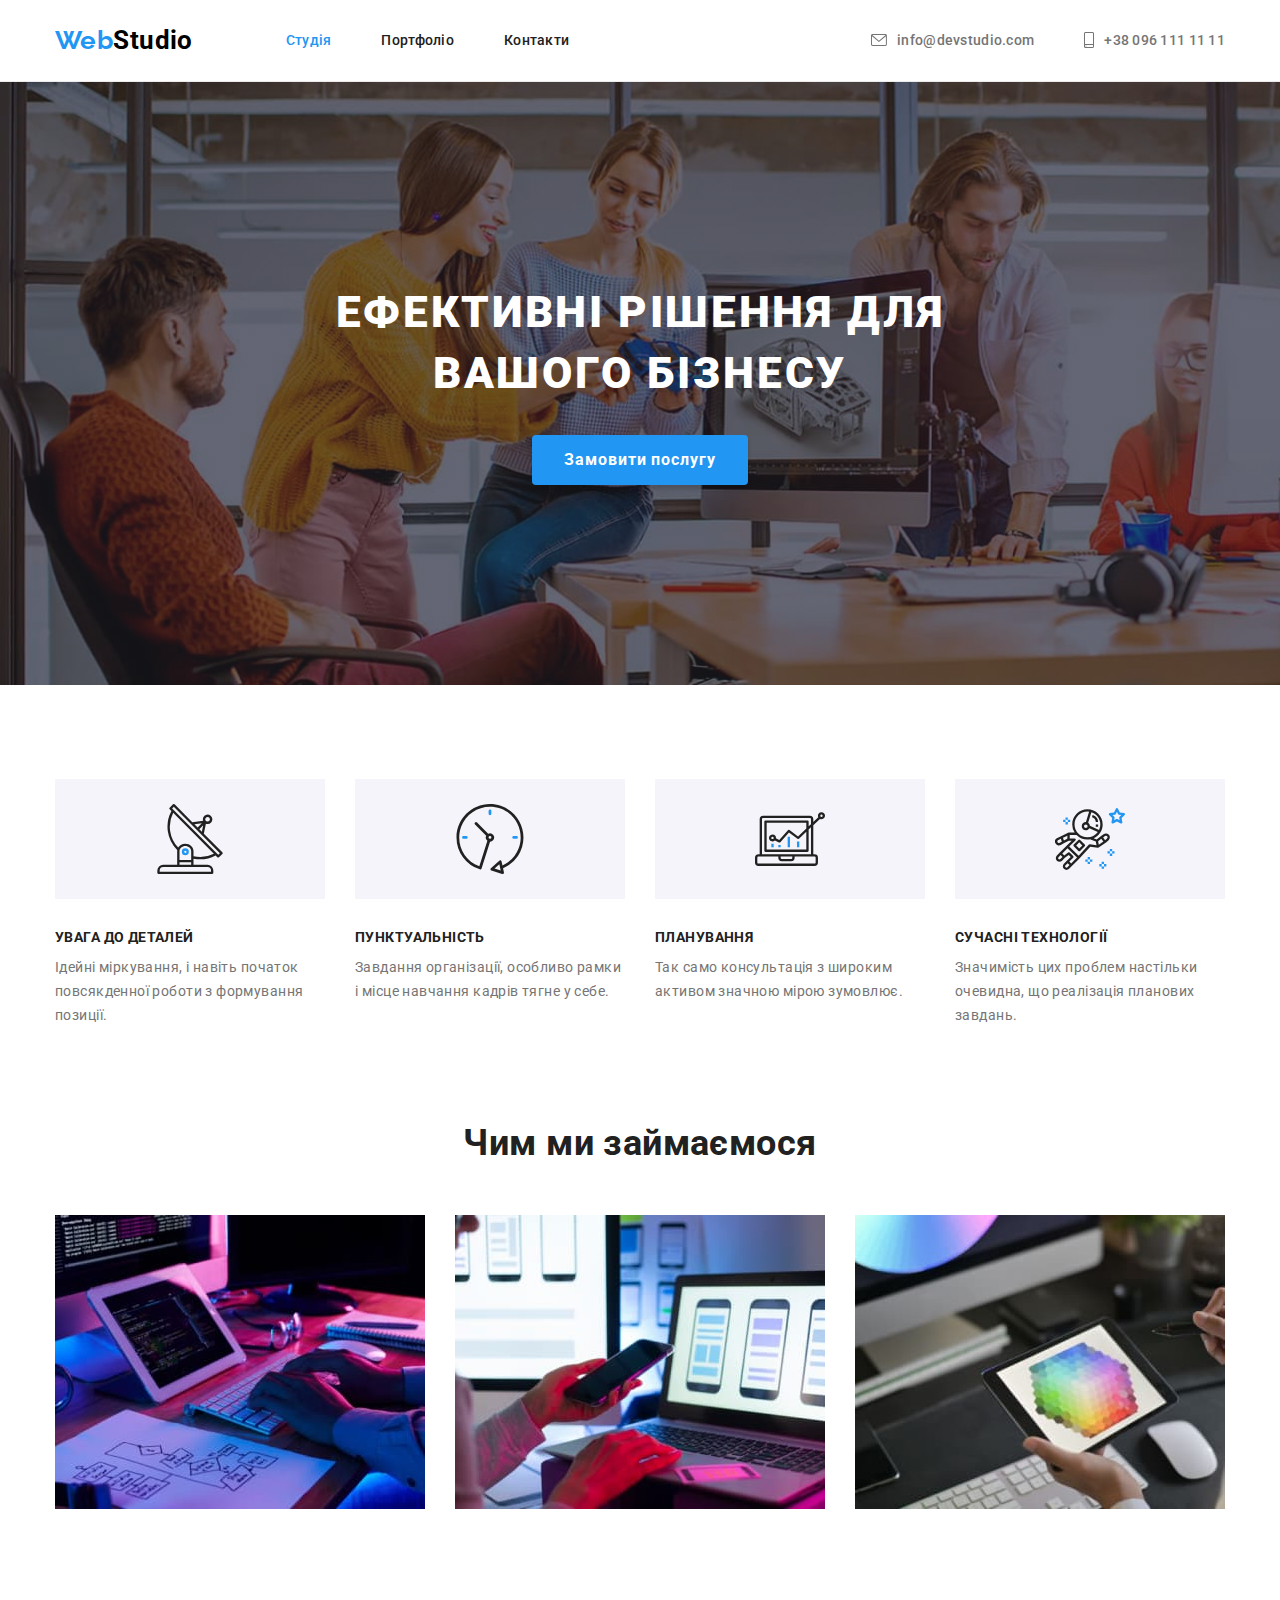
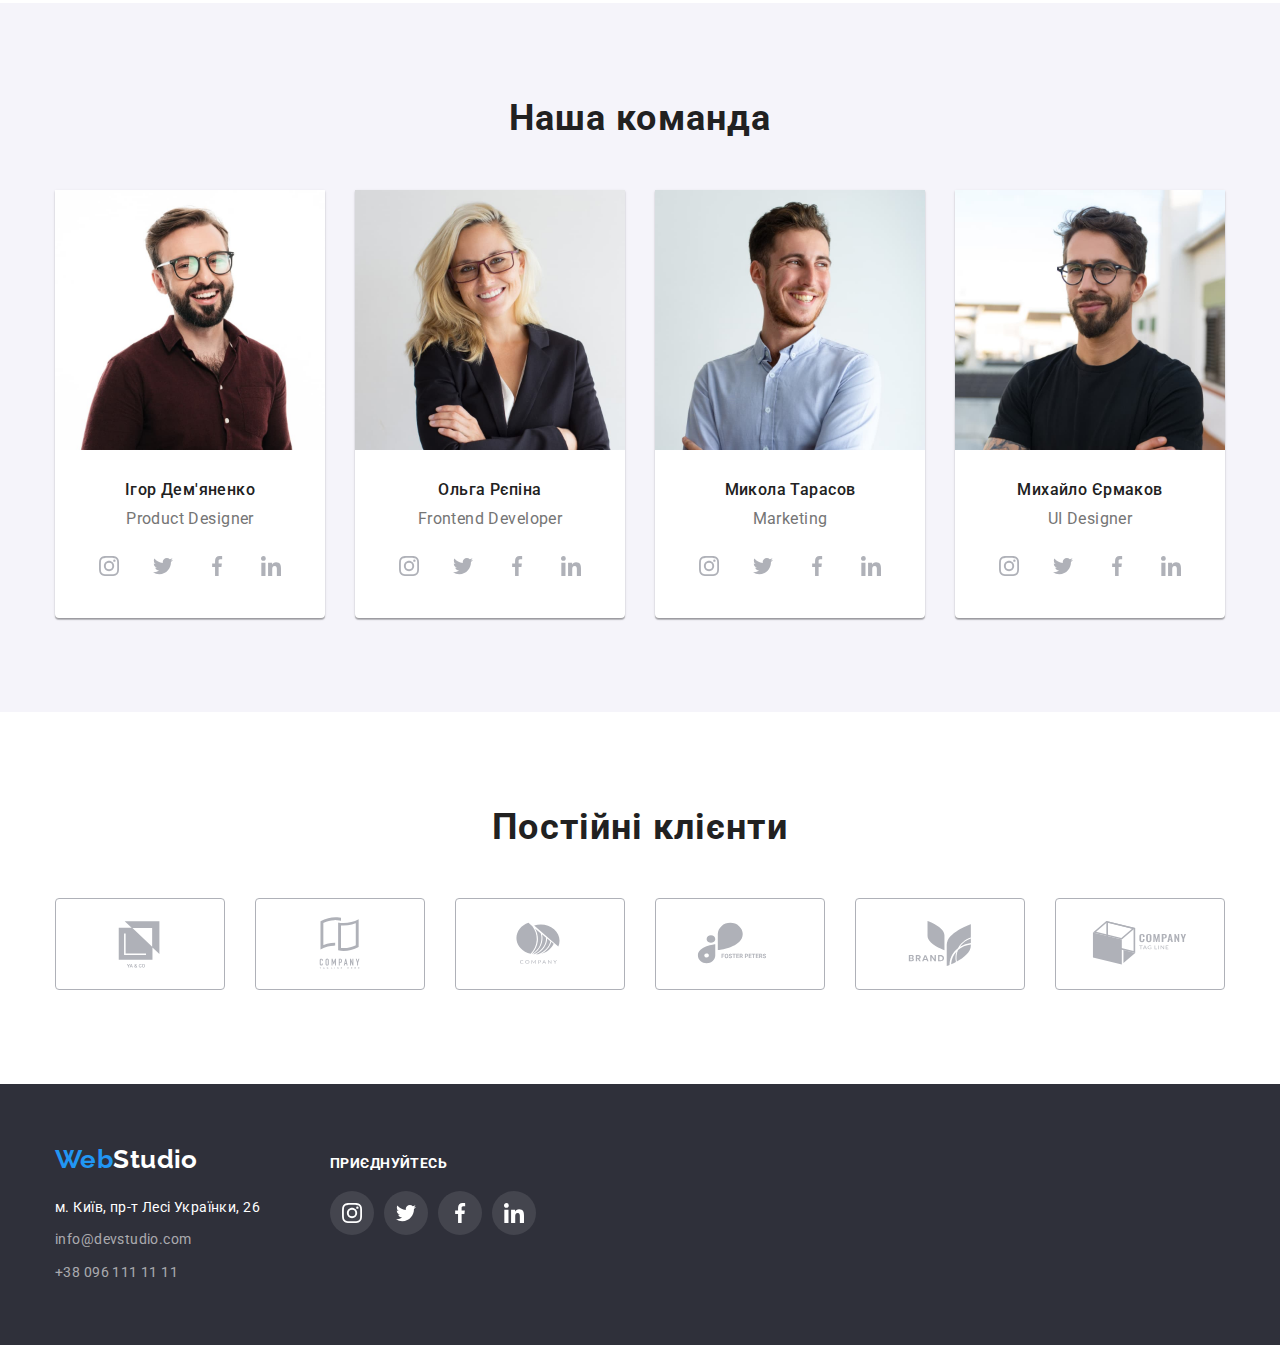
<file: index.html>
<!DOCTYPE html>
<html lang="uk">
  <head>
    <meta charset="UTF-8" />
    <meta http-equiv="X-UA-Compatible" content="IE=edge" />
    <meta name="viewport" content="width=device-width, initial-scale=1.0" />
    <title lang="en">WebStudio</title>
    <link rel="preconnect" href="https://fonts.gstatic.com" crossorigin />
    <link
      href="https://fonts.googleapis.com/css2?family=Oleo+Script&family=Raleway:wght@700&family=Roboto:wght@400;500;700;900&display=swap"
      rel="stylesheet"
    />
    <link
      rel="stylesheet"
      href="https://cdnjs.cloudflare.com/ajax/libs/modern-normalize/1.1.0/modern-normalize.min.css"
    />
    <link rel="stylesheet" href="./css/style.css" />
  </head>
  <body>
    <header class="header border">
      <div class="container header-container">
        <nav class="nav-container">
          <a href="./index.html" class="nav-logo link"><span class="nav-span">Web</span>Studio</a>
          <ul class="nav-list list">
            <li class="nav-list__item">
              <a href="./index.html" class="nav-list__link nav active link">Студія</a>
            </li>
            <li class="nav-list__item">
              <a href="./portfolio.html" class="nav-list__link nav link">Портфоліо</a>
            </li>
            <li class="nav-list__item">
              <a href="#" class="nav-list__link nav link">Контакти</a>
            </li>
          </ul>
        </nav>
        <ul class="contact-list list">
          <li class="contact-list__item">
            <a href="mailto:info@devstudio.com" class="contact-list__mail nav link">
              <svg class="header-icon" width="16" height="12">
                <use href="./images/icons.svg#mail"></use>
              </svg>
              info@devstudio.com</a
            >
          </li>
          <li class="contact-list__item">
            <a href="tel:+380961111111" class="contact-list__tel nav link">
              <svg class="header-icon" width="10" height="16">
                <use href="./images/icons.svg#smartphone"></use>
              </svg>
              +38 096 111 11 11</a
            >
          </li>
        </ul>
      </div>
    </header>

    <main>
      <section class="section hero">
        <div class="container">
          <h1 class="hero__header">Ефективні рішення для вашого бізнесу</h1>
          <button type="button" class="hero__button">Замовити послугу</button>
        </div>
      </section>

      <section class="section advantages">
        <div class="container">
          <h2 class="visually-hidden">Наші переваги</h2>
          <ul class="advantages-list list">
            <li class="advantages-list__item">
              <div class="advantages-block">
                <svg width="70" height="70">
                  <use href="./images/icons.svg#antenna"></use>
                </svg>
              </div>
              <h3 class="advantages-list__header">Увага до деталей</h3>
              <p class="advantages-list__subtitle">
                Ідейні міркування, і навіть початок повсякденної роботи з формування позиції.
              </p>
            </li>
            <li class="advantages-list__item">
              <div class="advantages-block">
                <svg width="70" height="70">
                  <use href="./images/icons.svg#clock"></use>
                </svg>
              </div>
              <h3 class="advantages-list__header">Пунктуальність</h3>
              <p class="advantages-list__subtitle">
                Завдання організації, особливо рамки і місце навчання кадрів тягне у себе.
              </p>
            </li>
            <li class="advantages-list__item">
              <div class="advantages-block">
                <svg width="70" height="70">
                  <use href="./images/icons.svg#computer"></use>
                </svg>
              </div>
              <h3 class="advantages-list__header">Планування</h3>
              <p class="advantages-list__subtitle">Так само консультація з широким активом значною мірою зумовлює.</p>
            </li>
            <li class="advantages-list__item">
              <div class="advantages-block">
                <svg width="70" height="70">
                  <use href="./images/icons.svg#astronaut"></use>
                </svg>
              </div>
              <h3 class="advantages-list__header">Сучасні технології</h3>
              <p class="advantages-list__subtitle">
                Значимість цих проблем настільки очевидна, що реалізація планових завдань.
              </p>
            </li>
          </ul>
        </div>
      </section>

      <section class="section work">
        <div class="container">
          <h2 class="work__header">Чим ми займаємося</h2>
          <ul class="work-list list">
            <li class="work-list__item">
              <img src="./images/work/img1.jpg" alt="чоловік друкує на клавіатурі" width="370" />
            </li>
            <li class="work-list__item">
              <img src="./images/work/img2.jpg" alt="ноутбук" width="370" />
            </li>
            <li class="work-list__item">
              <img src="./images/work/img3.jpg" alt="планшет" width="370" />
            </li>
          </ul>
        </div>
      </section>

      <section class="section team">
        <div class="container">
          <h2 class="team__header">Наша команда</h2>
          <ul class="team-list list">
            <li class="team-list__item">
              <img src="./images/team/man-1.jpg" alt="чоловік з бородою" width="270" class="team-list__img" />
              <div class="team-wrap">
                <h3 class="team-list__header">Ігор Дем'яненко</h3>
                <p class="team-list__subtitle">Product Designer</p>
                <ul class="team-icons__list list">
                  <li class="team-icon__item">
                    <a
                      href="https://instagram.com/"
                      target="_blank"
                      rel="noopener noreferrer"
                      class="team-icon__link"
                      aria-label="Instagram"
                    >
                      <svg class="team-icon__socials" width="20" height="20">
                        <use href="./images/icons.svg#instagram"></use>
                      </svg>
                    </a>
                  </li>
                  <li class="team-icon__item">
                    <a
                      href="https://twitter.com/"
                      target="_blank"
                      rel="noopener noreferrer"
                      class="team-icon__link"
                      aria-label="twitter"
                    >
                      <svg class="team-icon__socials" width="20" height="20">
                        <use href="./images/icons.svg#twitter"></use>
                      </svg>
                    </a>
                  </li>
                  <li class="team-icon__item">
                    <a
                      href="https://facebook.com/"
                      target="_blank"
                      rel="noopener noreferrer"
                      class="team-icon__link"
                      aria-label="facebook"
                    >
                      <svg class="team-icon__socials" width="20" height="20">
                        <use href="./images/icons.svg#facebook"></use>
                      </svg>
                    </a>
                  </li>
                  <li class="team-icon__item">
                    <a
                      href="https://linkedin.com/"
                      target="_blank"
                      rel="noopener noreferrer"
                      class="team-icon__link"
                      aria-label="linkedin"
                    >
                      <svg class="team-icon__socials" width="20" height="20">
                        <use href="./images/icons.svg#linkedin"></use>
                      </svg>
                    </a>
                  </li>
                </ul>
              </div>
            </li>
            <li class="team-list__item">
              <img src="./images/team/woman.jpg" alt="жінка з світлим волоссям" width="270" class="team-list__img" />
              <div class="team-wrap">
                <h3 class="team-list__header">Ольга Рєпіна</h3>
                <p class="team-list__subtitle">Frontend Developer</p>
                <ul class="team-icons__list list">
                  <li class="team-icon__item">
                    <a
                      href="https://instagram.com/"
                      target="_blank"
                      rel="noopener noreferrer"
                      class="team-icon__link"
                      aria-label="Instagram"
                    >
                      <svg class="team-icon__socials" width="20" height="20">
                        <use href="./images/icons.svg#instagram"></use>
                      </svg>
                    </a>
                  </li>
                  <li class="team-icon__item">
                    <a
                      href="https://twitter.com/"
                      target="_blank"
                      rel="noopener noreferrer"
                      class="team-icon__link"
                      aria-label="twitter"
                    >
                      <svg class="team-icon__socials" width="20" height="20">
                        <use href="./images/icons.svg#twitter"></use>
                      </svg>
                    </a>
                  </li>
                  <li class="team-icon__item">
                    <a
                      href="https://facebook.com/"
                      target="_blank"
                      rel="noopener noreferrer"
                      class="team-icon__link"
                      aria-label="facebook"
                    >
                      <svg class="team-icon__socials" width="20" height="20">
                        <use href="./images/icons.svg#facebook"></use>
                      </svg>
                    </a>
                  </li>
                  <li class="team-icon__item">
                    <a
                      href="https://linkedin.com/"
                      target="_blank"
                      rel="noopener noreferrer"
                      class="team-icon__link"
                      aria-label="linkedin"
                    >
                      <svg class="team-icon__socials" width="20" height="20">
                        <use href="./images/icons.svg#linkedin"></use>
                      </svg>
                    </a>
                  </li>
                </ul>
              </div>
            </li>
            <li class="team-list__item">
              <img src="./images/team/man-2.jpg" alt="посміхаючий чоловік" width="270" class="team-list__img" />
              <div class="team-wrap">
                <h3 class="team-list__header">Микола Тарасов</h3>
                <p class="team-list__subtitle">Marketing</p>
                <ul class="team-icons__list list">
                  <li class="team-icon__item">
                    <a
                      href="https://instagram.com/"
                      target="_blank"
                      rel="noopener noreferrer"
                      class="team-icon__link"
                      target="_blank"
                      rel="noopener noreferrer"
                      aria-label="Instagram"
                    >
                      <svg class="team-icon__socials" width="20" height="20">
                        <use href="./images/icons.svg#instagram"></use>
                      </svg>
                    </a>
                  </li>
                  <li class="team-icon__item">
                    <a
                      href="https://twitter.com/"
                      target="_blank"
                      rel="noopener noreferrer"
                      class="team-icon__link"
                      aria-label="twitter"
                    >
                      <svg class="team-icon__socials" width="20" height="20">
                        <use href="./images/icons.svg#twitter"></use>
                      </svg>
                    </a>
                  </li>
                  <li class="team-icon__item">
                    <a
                      href="https://facebook.com/"
                      target="_blank"
                      rel="noopener noreferrer"
                      class="team-icon__link"
                      aria-label="facebook"
                    >
                      <svg class="team-icon__socials" width="20" height="20">
                        <use href="./images/icons.svg#facebook"></use>
                      </svg>
                    </a>
                  </li>
                  <li class="team-icon__item">
                    <a
                      href="https://linkedin.com/"
                      target="_blank"
                      rel="noopener noreferrer"
                      class="team-icon__link"
                      aria-label="linkedin"
                    >
                      <svg class="team-icon__socials" width="20" height="20">
                        <use href="./images/icons.svg#linkedin"></use>
                      </svg>
                    </a>
                  </li>
                </ul>
              </div>
            </li>
            <li class="team-list__item">
              <img src="./images/team/man-3.jpg" alt="чоловік в окулярах" width="270" class="team-list__img" />
              <div class="team-wrap">
                <h3 class="team-list__header">Михайло Єрмаков</h3>
                <p class="team-list__subtitle">UI Designer</p>
                <ul class="team-icons__list list">
                  <li class="team-icon__item">
                    <a
                      href="https://instagram.com/"
                      target="_blank"
                      rel="noopener noreferrer"
                      class="team-icon__link"
                      aria-label="Instagram"
                    >
                      <svg class="team-icon__socials" width="20" height="20">
                        <use href="./images/icons.svg#instagram"></use>
                      </svg>
                    </a>
                  </li>
                  <li class="team-icon__item">
                    <a
                      href="https://twitter.com/"
                      target="_blank"
                      rel="noopener noreferrer"
                      class="team-icon__link"
                      aria-label="twitter"
                    >
                      <svg class="team-icon__socials" width="20" height="20">
                        <use href="./images/icons.svg#twitter"></use>
                      </svg>
                    </a>
                  </li>
                  <li class="team-icon__item">
                    <a
                      href="https://facebook.com/"
                      target="_blank"
                      rel="noopener noreferrer"
                      class="team-icon__link"
                      aria-label="facebook"
                    >
                      <svg class="team-icon__socials" width="20" height="20">
                        <use href="./images/icons.svg#facebook"></use>
                      </svg>
                    </a>
                  </li>
                  <li class="team-icon__item">
                    <a
                      href="https://linkedincom/"
                      target="_blank"
                      rel="noopener noreferrer"
                      class="team-icon__link"
                      aria-label="linkedin"
                    >
                      <svg class="team-icon__socials" width="20" height="20">
                        <use href="./images/icons.svg#linkedin"></use>
                      </svg>
                    </a>
                  </li>
                </ul>
              </div>
            </li>
          </ul>
        </div>
      </section>

      <section class="section">
        <div class="container">
          <h2 class="clients-header">Постійні клієнти</h2>
          <ul class="clients-list list">
            <li class="clients-list__item">
              <a
                href=""
                class="clients-list__link"
                target="_blank"
                rel="noopener noreferrer"
                class="team-icon__link"
                aria-label="Instagram"
              >
                <svg class="clients-icon" width="106" height="60">
                  <use href="./images/icons.svg#client1"></use>
                </svg>
              </a>
            </li>
            <li class="clients-list__item">
              <a
                href=""
                class="clients-list__link"
                target="_blank"
                rel="noopener noreferrer"
                class="team-icon__link"
                aria-label="Instagram"
              >
                <svg class="clients-icon" width="106" height="60">
                  <use href="./images/icons.svg#client2"></use>
                </svg>
              </a>
            </li>
            <li class="clients-list__item">
              <a
                href=""
                class="clients-list__link"
                target="_blank"
                rel="noopener noreferrer"
                class="team-icon__link"
                aria-label="client's icon"
              >
                <svg class="clients-icon" width="106" height="60">
                  <use href="./images/icons.svg#client3"></use>
                </svg>
              </a>
            </li>
            <li class="clients-list__item">
              <a
                href=""
                class="clients-list__link"
                target="_blank"
                rel="noopener noreferrer"
                class="team-icon__link"
                aria-label="client's icon"
              >
                <svg class="clients-icon" width="106" height="60">
                  <use href="./images/icons.svg#client4"></use>
                </svg>
              </a>
            </li>
            <li class="clients-list__item">
              <a
                href=""
                class="clients-list__link"
                target="_blank"
                rel="noopener noreferrer"
                class="team-icon__link"
                aria-label="client's icon"
              >
                <svg class="clients-icon" width="106" height="60">
                  <use href="./images/icons.svg#client5"></use>
                </svg>
              </a>
            </li>
            <li class="clients-list__item">
              <a
                href=""
                class="clients-list__link"
                target="_blank"
                rel="noopener noreferrer"
                class="team-icon__link"
                aria-label="client's icon"
              >
                <svg class="clients-icon" width="106" height="60">
                  <use href="./images/icons.svg#client6"></use>
                </svg>
              </a>
            </li>
          </ul>
        </div>
      </section>
    </main>

    <footer class="footer">
      <div class="container footer-wrapper">
        <div>
          <a href="./index.html" class="footer-logo link"><span class="footer-span">Web</span>Studio</a>
          <address class="address">
            <ul class="list">
              <li class="footer-list__item">
                <a
                  href="https://www.google.com/maps/place/%D0%B1%D1%83%D0%BB%D1%8C%D0%B2%D0%B0%D1%80+%D0%9B%D0%B5%D1%81%D1%96+%D0%A3%D0%BA%D1%80%D0%B0%D1%97%D0%BD%D0%BA%D0%B8,+26,+%D0%9A%D0%B8%D1%97%D0%B2,+%D0%A3%D0%BA%D1%80%D0%B0%D1%97%D0%BD%D0%B0,+02000/@50.4265807,30.5361971,17z/data=!3m1!4b1!4m5!3m4!1s0x40d4cf0e033ecbe9:0x57a4dffefec77da0!8m2!3d50.4265807!4d30.5383858"
                  class="footer-list__address f-nav link"
                  target="_blank"
                  rel="noopener noreferrer nofollow"
                  >м. Київ, пр-т Лесі Українки, 26</a
                >
              </li>
              <li class="footer-list__item">
                <a href="mailto:info@devstudio.com" class="footer-list__link f-nav link" lang="en"
                  >info@devstudio.com</a
                >
              </li>
              <li class="footer-list__item">
                <a href="tel:+380961111111" class="footer-list__link f-nav link">+38 096 111 11 11</a>
              </li>
            </ul>
          </address>
        </div>

        <div class="socials">
          <p class="socials-text">приєднуйтесь</p>
          <ul class="socials-list list">
            <li class="socials-list__item">
              <a
                href="https://instagram.com/"
                class="socials-list__link"
                target="_blank"
                rel="noopener noreferrer"
                aria-label="Instagram"
              >
                <svg class="socials-icon" width="20" height="20">
                  <use href="./images/icons.svg#instagram"></use>
                </svg>
              </a>
            </li>
            <li>
              <a
                href="https://twitter.com/"
                class="socials-list__link"
                target="_blank"
                rel="noopener noreferrer"
                aria-label="twitter"
              >
                <svg class="socials-icon" width="20" height="20">
                  <use href="./images/icons.svg#twitter"></use>
                </svg>
              </a>
            </li>
            <li>
              <a
                href="https://facebook.com/"
                class="socials-list__link"
                target="_blank"
                rel="noopener noreferrer"
                aria-label="facebook"
              >
                <svg class="socials-icon" width="20" height="20">
                  <use href="./images/icons.svg#facebook"></use>
                </svg>
              </a>
            </li>
            <li>
              <a
                href="https://linkedincom/"
                class="socials-list__link"
                target="_blank"
                rel="noopener noreferrer"
                aria-label="linkedin"
              >
                <svg class="socials-icon" width="20" height="20">
                  <use href="./images/icons.svg#linkedin"></use>
                </svg>
              </a>
            </li>
          </ul>
        </div>
      </div>
    </footer>
  </body>
</html>
</file>
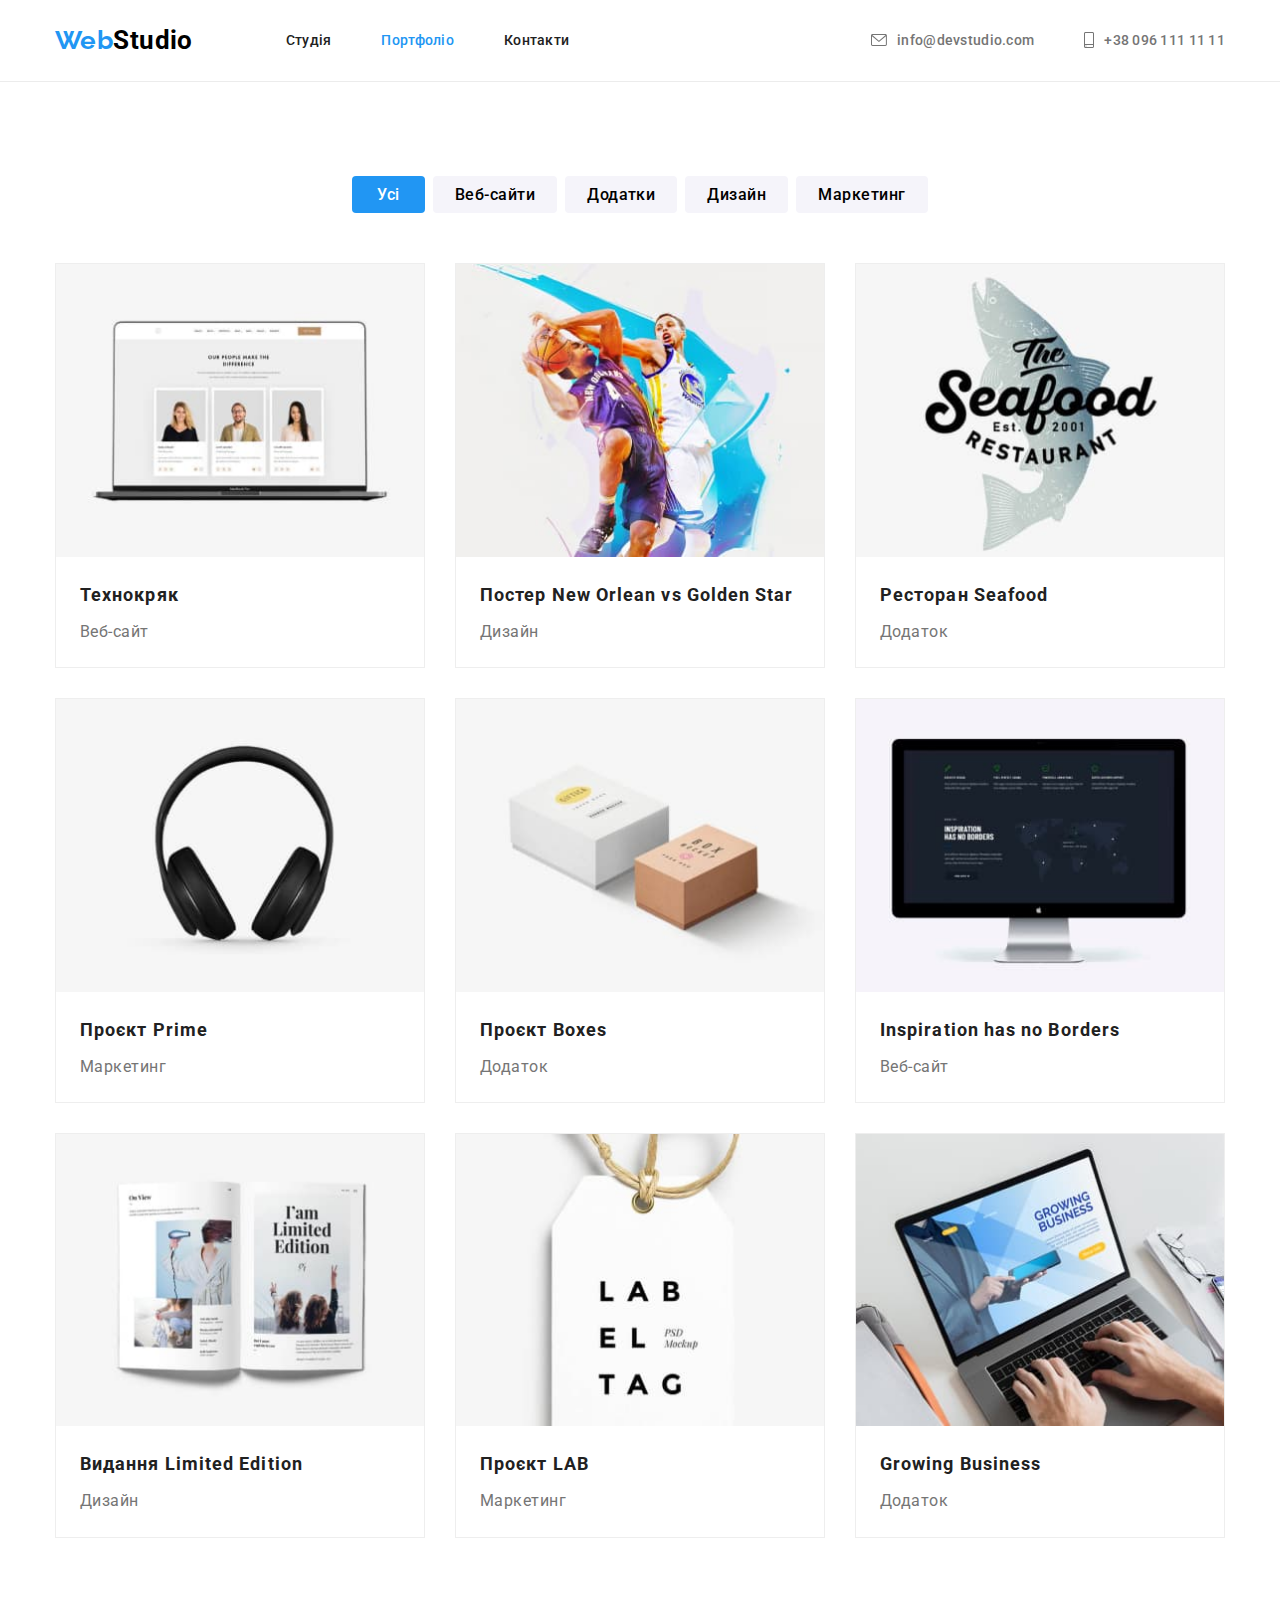
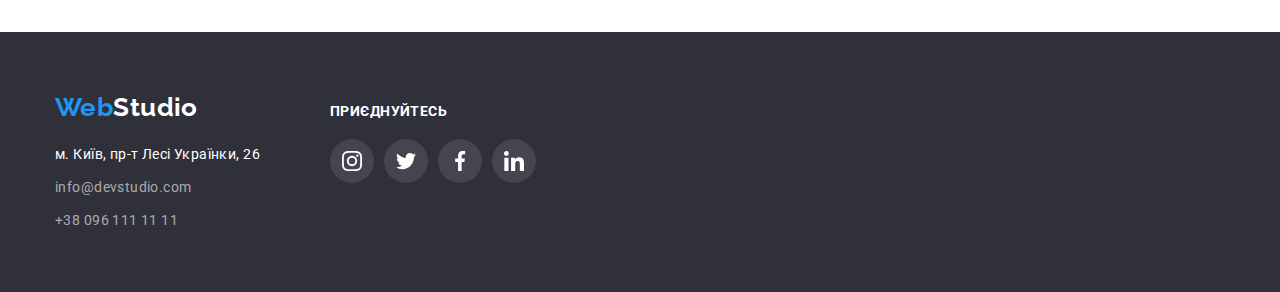
<file: portfolio.html>
<!DOCTYPE html>
<html lang="uk">
  <head>
    <meta charset="UTF-8" />
    <meta http-equiv="X-UA-Compatible" content="IE=edge" />
    <meta name="viewport" content="width=device-width, initial-scale=1.0" />
    <title>Portfolio</title>
    <link rel="preconnect" href="https://fonts.gstatic.com" crossorigin />
    <link
      href="https://fonts.googleapis.com/css2?family=Oleo+Script&family=Raleway:wght@700&family=Roboto:wght@400;500;700;900&display=swap"
      rel="stylesheet"
    />
    <link
      rel="stylesheet"
      href="https://cdnjs.cloudflare.com/ajax/libs/modern-normalize/1.1.0/modern-normalize.min.css"
    />
    <link rel="stylesheet" href="./css/style.css" />
  </head>
  <body>
    <header class="header border">
      <div class="container header-container">
        <nav class="nav-container">
          <a href="./index.html" class="nav-logo link"><span class="nav-span">Web</span>Studio</a>
          <ul class="nav-list list">
            <li class="nav-list__item">
              <a href="./index.html" class="nav-list__link nav link">Студія</a>
            </li>
            <li class="nav-list__item">
              <a href="./portfolio.html" class="nav-list__link active nav link">Портфоліо</a>
            </li>
            <li class="nav-list__item">
              <a href="#" class="nav-list__link nav link">Контакти</a>
            </li>
          </ul>
        </nav>
        <ul class="contact-list list">
          <li class="contact-list__item">
            <a href="mailto:info@devstudio.com" class="contact-list__mail nav link">
              <svg class="header-icon" width="16" height="12">
                <use href="./images/icons.svg#mail"></use>
              </svg>
              info@devstudio.com</a
            >
          </li>
          <li class="contact-list__item">
            <a href="tel:+380961111111" class="contact-list__tel nav link">
              <svg class="header-icon" width="10" height="16">
                <use href="./images/icons.svg#smartphone"></use>
              </svg>
              +38 096 111 11 11</a
            >
          </li>
        </ul>
      </div>
    </header>

    <main>
      <section class="section cards">
        <div class="container">
          <h1 class="visually-hidden">Портфоліо</h1>
          <ul class="btn-list list">
            <li class="btn-list__item"><button type="button" class="btn-list__one btn current-btn">Усі</button></li>
            <li class="btn-list__item">
              <button type="button" class="btn-list__two btn">Веб-сайти</button>
            </li>
            <li class="btn-list__item">
              <button type="button" class="btn-list__three btn">Додатки</button>
            </li>
            <li class="btn-list__item">
              <button type="button" class="btn-list__four btn">Дизайн</button>
            </li>
            <li class="btn-list__item">
              <button type="button" class="btn-list__five btn">Маркетинг</button>
            </li>
          </ul>

          <ul class="cards-list list">
            <li class="cards-list__item">
              <a href="" class="cards-list__link">
                <img src="./images/portfolio/laptop.jpg" alt="laptop" width="370" />
                <div class="cards-list__container">
                  <h2 class="cards-list__header">Технокряк</h2>
                  <p class="cards-list__subtitle">Веб-сайт</p>
                </div>
              </a>
            </li>
            <li class="cards-list__item">
              <a href="" class="cards-list__link">
                <img src="./images/portfolio/basketball.jpg" alt="poster" width="370" />
                <div class="cards-list__container">
                  <h2 class="cards-list__header">Постер New Orlean vs Golden Star</h2>
                  <p class="cards-list__subtitle">Дизайн</p>
                </div>
              </a>
            </li>
            <li class="cards-list__item">
              <a href="" class="cards-list__link">
                <img src="./images/portfolio/seefood.jpg" alt="restaurant-logo" width="370" />
                <div class="cards-list__container">
                  <h2 class="cards-list__header">Ресторан Seafood</h2>
                  <p class="cards-list__subtitle">Додаток</p>
                </div>
              </a>
            </li>
            <li class="cards-list__item">
              <a href="" class="cards-list__link">
                <img src="./images/portfolio/headphones.jpg" alt="headphones" width="370" />
                <div class="cards-list__container">
                  <h2 class="cards-list__header">Проєкт Prime</h2>
                  <p class="cards-list__subtitle">Маркетинг</p>
                </div>
              </a>
            </li>
            <li class="cards-list__item">
              <a href="" class="cards-list__link">
                <img src="./images/portfolio/box.jpg" alt="box" width="370" />
                <div class="cards-list__container">
                  <h2 class="cards-list__header">Проєкт Boxes</h2>
                  <p class="cards-list__subtitle">Додаток</p>
                </div>
              </a>
            </li>
            <li class="cards-list__item">
              <a href="" class="cards-list__link">
                <img src="./images/portfolio/monitor.jpg" alt="monitor" width="370" />
                <div class="cards-list__container">
                  <h2 class="cards-list__header">Inspiration has no Borders</h2>
                  <p class="cards-list__subtitle">Веб-сайт</p>
                </div>
              </a>
            </li>
            <li class="cards-list__item">
              <a href="" class="cards-list__link">
                <img src="./images/portfolio/book.jpg" alt="book" width="370" />
                <div class="cards-list__container">
                  <h2 class="cards-list__header">Видання Limited Edition</h2>
                  <p class="cards-list__subtitle">Дизайн</p>
                </div>
              </a>
            </li>
            <li class="cards-list__item">
              <a href="" class="cards-list__link">
                <img src="./images/portfolio/tag.jpg" alt="tag" width="370" />
                <div class="cards-list__container">
                  <h2 class="cards-list__header">Проєкт LAB</h2>
                  <p class="cards-list__subtitle">Маркетинг</p>
                </div>
              </a>
            </li>
            <li class="cards-list__item">
              <a href="" class="cards-list__link">
                <img src="./images/portfolio/mackbook.jpg" alt="mackbook" width="370" />
                <div class="cards-list__container">
                  <h2 class="cards-list__header">Growing Business</h2>
                  <p class="cards-list__subtitle">Додаток</p>
                </div>
              </a>
            </li>
          </ul>
        </div>
      </section>
    </main>

    <footer class="footer">
      <div class="container footer-wrapper">
        <div>
          <a href="./index.html" class="footer-logo link"><span class="footer-span">Web</span>Studio</a>
          <address class="address">
            <ul class="list">
              <li class="footer-list__item">
                <a
                  href="https://www.google.com/maps/place/%D0%B1%D1%83%D0%BB%D1%8C%D0%B2%D0%B0%D1%80+%D0%9B%D0%B5%D1%81%D1%96+%D0%A3%D0%BA%D1%80%D0%B0%D1%97%D0%BD%D0%BA%D0%B8,+26,+%D0%9A%D0%B8%D1%97%D0%B2,+%D0%A3%D0%BA%D1%80%D0%B0%D1%97%D0%BD%D0%B0,+02000/@50.4265807,30.5361971,17z/data=!3m1!4b1!4m5!3m4!1s0x40d4cf0e033ecbe9:0x57a4dffefec77da0!8m2!3d50.4265807!4d30.5383858"
                  class="footer-list__address f-nav link"
                  target="_blank"
                  rel="noopener noreferrer nofollow"
                  >м. Київ, пр-т Лесі Українки, 26</a
                >
              </li>
              <li class="footer-list__item">
                <a href="mailto:info@devstudio.com" class="footer-list__link f-nav link" lang="en"
                  >info@devstudio.com</a
                >
              </li>
              <li class="footer-list__item">
                <a href="tel:+380961111111" class="footer-list__link f-nav link">+38 096 111 11 11</a>
              </li>
            </ul>
          </address>
        </div>

        <div class="socials">
          <p class="socials-text">приєднуйтесь</p>
          <ul class="socials-list list">
            <li class="socials-list__item">
              <a
                href="https://instagram.com/"
                class="socials-list__link"
                target="_blank"
                rel="noopener noreferrer"
                aria-label="Instagram"
              >
                <svg class="socials-icon" width="20" height="20">
                  <use href="./images/icons.svg#instagram"></use>
                </svg>
              </a>
            </li>
            <li>
              <a
                href="https://twitter.com/"
                class="socials-list__link"
                target="_blank"
                rel="noopener noreferrer"
                aria-label="twitter"
              >
                <svg class="socials-icon" width="20" height="20">
                  <use href="./images/icons.svg#twitter"></use>
                </svg>
              </a>
            </li>
            <li>
              <a
                href="https://facebook.com/"
                class="socials-list__link"
                target="_blank"
                rel="noopener noreferrer"
                aria-label="facebook"
              >
                <svg class="socials-icon" width="20" height="20">
                  <use href="./images/icons.svg#facebook"></use>
                </svg>
              </a>
            </li>
            <li>
              <a
                href="https://linkedincom/"
                class="socials-list__link"
                target="_blank"
                rel="noopener noreferrer"
                aria-label="linkedin"
              >
                <svg class="socials-icon" width="20" height="20">
                  <use href="./images/icons.svg#linkedin"></use>
                </svg>
              </a>
            </li>
          </ul>
        </div>
      </div>
    </footer>
  </body>
</html>
</file>
<file: css/style.css>
:root {
  /* color */
  --main-dark: #212121;
  --main-light: #757575;
  --main-white: #ffffff;
  --main-hover: #2196f3;
  --btn-light: #f5f4fa;
  --bg-sol: #2f303a;

  --main-background-color: #e5e5e5;
  --card-border-color: #eeeeee;

  --main-font: 'Roboto', sans-serif;
  --secondary-font: 'Raleway', sans-serif;
}
body {
  font-family: var(--main-font);
  font-size: 14px;

  letter-spacing: 0.03em;
  color: var(--main-dark);
  background-color: var(--main-white);
}
/* reset */
h1,
h2,
h3,
ul,
li,
p {
  margin: 0;
  padding: 0;
}
/* utils */
img {
  display: block;
  max-width: 100%;
  height: auto;
}
.list {
  list-style: none;
}
.link {
  text-decoration: none;
}
.section {
  padding-top: 94px;
  padding-bottom: 94px;
}
.container {
  width: 1200px;
  padding-left: 15px;
  padding-right: 15px;
  margin-left: auto;
  margin-right: auto;
}

/* header */
.header {
}
.border {
  border-bottom: 1px solid #ececec;
}
.header-container {
  display: flex;
  align-items: center;
}
.nav-container {
  margin-right: auto;
  display: flex;
  align-items: center;
}
.nav-logo {
  font-weight: 700;
  font-size: 26px;
  line-height: 1.2;

  margin-right: 93px;

  color: #000;
}
.nav-span {
  font-family: var(--secondary-font);

  color: var(--main-hover);
}
.nav {
  font-weight: 500;
  line-height: 1.2;
  letter-spacing: 0.02em;
}

.nav-list {
  display: flex;
  gap: 50px;
  align-items: center;
}
.nav-list__item {
}
.nav-list__link {
  color: var(--main-dark);

  display: block;
  padding-top: 32px;
  padding-bottom: 32px;
}

.contact-list {
  display: flex;
  align-items: center;
}
.contact-list__item {
}
.contact-list__mail {
  display: flex;
  align-items: center;
  gap: 10px;

  color: var(--main-light);

  margin-right: 50px;
  padding-top: 32px;
  padding-bottom: 32px;
}
.contact-list__mail,
.contact-list__tel {
  fill: #757575;
}
.contact-list__mail:hover .header-icon,
.contact-list__mail:focus .header-icon {
  fill: #2196f3;
}
.contact-list__tel {
  display: flex;
  align-items: center;
  gap: 10px;

  color: var(--main-light);

  padding-top: 32px;
  padding-bottom: 32px;
}
.contact-list__tel:hover .header-icon,
.contact-list__tel:focus .header-icon {
  fill: #2196f3;
}
.nav:focus,
.nav:hover,
.active {
  color: var(--main-hover);
}
/* main */
/* hero */
.hero {
  max-width: 1600px;
  margin-right: auto;
  margin-left: auto;

  background-color: #2f303a;
  background-image: linear-gradient(to right, rgba(47, 48, 58, 0.4), rgba(47, 48, 58, 0.4)),
    url(../images/header/header-bg.jpg);
  background-repeat: no-repeat;
  background-size: cover;

  text-align: center;

  padding-top: 200px;
  padding-bottom: 200px;

  /* outline: 2px solid red; */
}
.hero__header {
  width: 696px;
  display: inline-block;
  margin-bottom: 30px;

  font-weight: 900;
  font-size: 44px;
  line-height: 1.4;
  text-align: center;
  letter-spacing: 0.06em;
  text-transform: uppercase;

  color: var(--main-white);
}
.hero__button {
  font-family: var(--main-font);
  cursor: pointer;
  font-weight: 700;
  font-size: 16px;
  line-height: 1.9;
  letter-spacing: 0.06em;

  display: block;
  padding: 10px 32px;
  margin-right: auto;
  margin-left: auto;

  box-shadow: 0px 4px 4px rgba(0, 0, 0, 0.15);
  border-radius: 4px;
  border: none;

  color: var(--main-white);
  background-color: var(--main-hover);
}
.hero__button:hover,
.hero__button:focus {
  background-color: #188ce8;
}

/* advantages */
.visually-hidden {
  position: absolute;
  white-space: nowrap;
  width: 1px;
  height: 1px;
  overflow: hidden;
  border: 0;
  padding: 0;
  clip: rect(0 0 0 0);
  clip-path: inset(50%);
  margin: -1px;
}

.advantages-list {
  display: flex;
  gap: 30px;
}
.advantages-list__item {
}

.advantages-block {
  display: flex;
  align-items: center;
  justify-content: center;

  width: 270px;
  height: 120px;

  margin-bottom: 30px;

  background-color: var(--btn-light);
}
.advantages-list__header {
  font-weight: 700;
  font-size: 14px;

  line-height: 1.2;
  text-transform: uppercase;

  margin-bottom: 10px;
}
.advantages-list__subtitle {
  line-height: 1.7;

  width: 270px;
  color: var(--main-light);
}

/* work */
.work {
  padding-top: 0;
}
.work__header {
  font-weight: 700;
  font-size: 36px;
  line-height: 1.2;
  text-align: center;

  margin-bottom: 50px;

  color: var(--main-dark);
}
.work-list {
  display: flex;
  gap: 30px;
}
.work-list__item {
}

/* team */
.team {
  background-color: var(--btn-light);
}
.team__header {
  font-weight: 700;
  font-size: 36px;
  line-height: 1.2;
  text-align: center;
  letter-spacing: 0.03em;

  margin-bottom: 50px;
}
.team-list {
  display: flex;
  gap: 30px;
}
.team-list__item {
  box-shadow: 0px 1px 3px rgba(0, 0, 0, 0.12), 0px 1px 1px rgba(0, 0, 0, 0.14), 0px 2px 1px rgba(0, 0, 0, 0.2);
  border-radius: 0px 0px 4px 4px;

  background-color: var(--main-white);
}
.team-list__img {
}
.team-list__header {
  font-weight: 500;
  font-size: 16px;
  line-height: 1.2;

  margin-bottom: 10px;

  text-align: center;
}
.team-list__subtitle {
  font-size: 16px;
  line-height: 1.2;

  margin-bottom: 16px;

  text-align: center;

  color: #757575;
}
/* team icons */
.team-icons__list {
  display: flex;
  gap: 10px;
  justify-content: center;
}
.team-wrap {
  padding-top: 30px;
  padding-bottom: 30px;
}
.team-icon__container {
}
.team-icon__item {
}
.team-icon__link {
  display: flex;
  align-items: center;
  justify-content: center;

  width: 44px;
  height: 44px;

  background-color: var(--main-white);
  border-radius: 50%;
}
.team-icon__socials {
  fill: #afb1b8;
}
/* Розширений варіант */
.team-icon__link:hover,
.team-icon__link:focus {
  background-color: #2196f3;
}
.team-icon__link:hover .team-icon__socials,
.team-icon__link:focus .team-icon__socials {
  fill: var(--main-white);
}
/* clients */
.clients-header {
  font-weight: 700;
  font-size: 36px;
  line-height: calc(42 / 36);
  text-align: center;
  letter-spacing: 0.03em;

  margin-bottom: 50px;

  color: #212121;
}
.clients-list {
  display: flex;
  gap: 30px;
}
.clients-list__item {
  width: 170px;
  height: 92px;

  border: 1px solid #afb1b8;
  border-radius: 4px;
}
.clients-list__link {
  display: flex;
  align-items: center;
  justify-content: center;
  width: 100%;
  height: 100%;

  background-color: transparent;
}
.clients-icon {
  fill: #afb1b8;
}
.clients-list__item:hover,
.clients-list__item:focus {
  border-color: var(--main-hover);
}
.clients-list__link:hover .clients-icon,
.clients-list__link:focus .clients-icon {
  fill: var(--main-hover);
}
/* Portfolio */
/* ////////// */
/* buttons */
.cards {
}
.visually-hidden {
  position: absolute;
  white-space: nowrap;
  width: 1px;
  height: 1px;
  overflow: hidden;
  border: 0;
  padding: 0;
  clip: rect(0 0 0 0);
  clip-path: inset(50%);
  margin: -1px;
}
.btn-list {
  display: flex;
  justify-content: center;
  gap: 8px;
  margin-bottom: 50px;
}
.btn-list__item {
}
.btn {
  font-family: var(--main-font);
  cursor: pointer;
  font-weight: 500;
  font-size: 16px;
  line-height: 1.6;
  letter-spacing: 0.03em;

  padding-top: 6px;
  padding-bottom: 6px;
  padding-right: 22px;
  padding-left: 22px;

  border-radius: 4px;
  border: none;

  background-color: var(--btn-light);
}
.btn-list__one {
  padding-top: 6px;
  padding-bottom: 6px;
  padding-right: 25px;
  padding-left: 25px;
}
.btn-list__two {
}
.btn-list__three {
}
.btn-list__four {
}
.btn-list__five {
}

.btn:hover,
.btn:focus {
  box-shadow: 0px 3px 1px rgba(0, 0, 0, 0.1), 0px 1px 2px rgba(0, 0, 0, 0.08), 0px 2px 2px rgba(0, 0, 0, 0.12);

  background-color: var(--main-hover);
  color: var(--main-white);
}
.current-btn {
  background-color: var(--main-hover);
  color: var(--main-white);
}
.current-btn:hover,
.current-btn:focus {
  box-shadow: 0px 3px 1px rgba(0, 0, 0, 0.1), 0px 1px 2px rgba(0, 0, 0, 0.08), 0px 2px 2px rgba(0, 0, 0, 0.12);

  background-color: #188ce8;
}
/* cards */
.cards-list {
  display: flex;
  flex-wrap: wrap;
  gap: 30px;
}
.cards-list__link {
  display: block;

  text-decoration: none;
}
.cards-list__item {
  width: calc((100% - 60px) / 3);

  border: 1px solid #eeeeee;
  background: #ffffff;
}
.cards-list__link:hover,
.cards-list__link:focus {
  box-shadow: 0px 1px 1px rgba(0, 0, 0, 0.12), 0px 4px 4px rgba(0, 0, 0, 0.06), 1px 4px 6px rgba(0, 0, 0, 0.16);
}

.cards-list__container {
  padding-top: 20px;
  padding-bottom: 20px;
  padding-right: 24px;
  padding-left: 24px;
}
.cards-list__header {
  font-weight: 700;
  font-size: 18px;
  line-height: 2;

  margin-bottom: 4px;

  letter-spacing: 0.06em;

  color: var(--main-dark);
}
.cards-list__subtitle {
  font-size: 16px;
  line-height: 1.9;

  letter-spacing: 0.03em;

  color: #757575;
}
/* footer */
.footer {
  padding-top: 60px;
  padding-bottom: 60px;

  background-color: #2f303a;
}
.footer-wrapper {
  display: flex;
  align-items: baseline;

  gap: 70px;
}
.footer-logo {
  font-family: 'Raleway';
  font-weight: 700;
  font-size: 26px;
  line-height: 1.2;

  margin-bottom: 20px;
  display: inline-block;

  color: var(--main-white);
}
.footer-span {
  font-family: var(--secondary-font);

  color: var(--main-hover);
}

.f-nav {
  line-height: 1.7;
}
.f-nav:hover,
.f-nav:focus {
  color: var(--main-hover);
}
.footer-list__item {
  margin-bottom: 9px;
}
.footer-list__item:last-child {
  margin-bottom: 0;
}
.footer-list__address {
  font-style: normal;

  color: var(--main-white);
}
.footer-list__link {
  font-style: normal;
  color: rgba(255, 255, 255, 0.6);
}
/* socials */
.socials {
}
.socials-text {
  font-weight: 700;
  font-size: 14px;
  line-height: calc(16 / 14);
  letter-spacing: 0.03em;
  text-transform: uppercase;

  margin-bottom: 20px;

  color: var(--main-white);
}
.socials-list {
  display: flex;
  gap: 10px;
}
.socials-list__item {
}
.socials-list__link {
  display: flex;
  justify-content: center;
  align-items: center;

  width: 44px;
  height: 44px;

  background-color: rgba(255, 255, 255, 0.1);
  border-radius: 50%;
}
.socials-list__link:hover,
.socials-list__link:focus {
  background-color: var(--main-hover);
}
.socials-icon {
  fill: var(--main-white);
}
</file>
